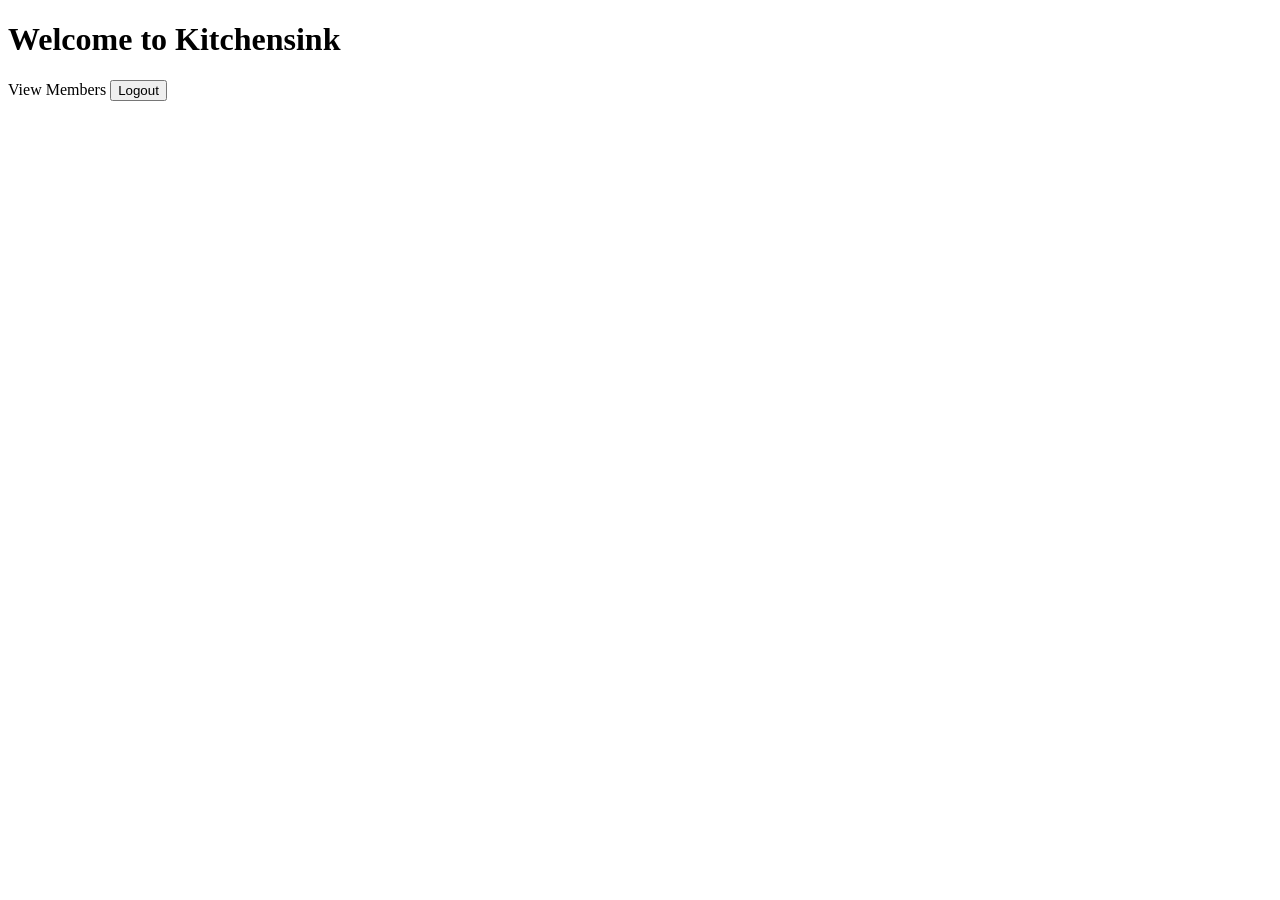
<file: src/main/resources/templates/index.html>
<!DOCTYPE html>
<html xmlns:th="http://www.thymeleaf.org">
<head>
    <title>Kitchensink</title>
    <link th:href="@{/css/screen.css}" rel="stylesheet">
</head>
<body class="page-body">
<div class="container">
    <h1>Welcome to Kitchensink</h1>
    <a th:href="@{/members}" class="btn">View Members</a>
    <form th:action="@{/logout}" method="post" style="display:inline;">
        <button type="submit" class="btn btn-danger">Logout</button>
    </form>
</div>
</body>
</html>
</file>
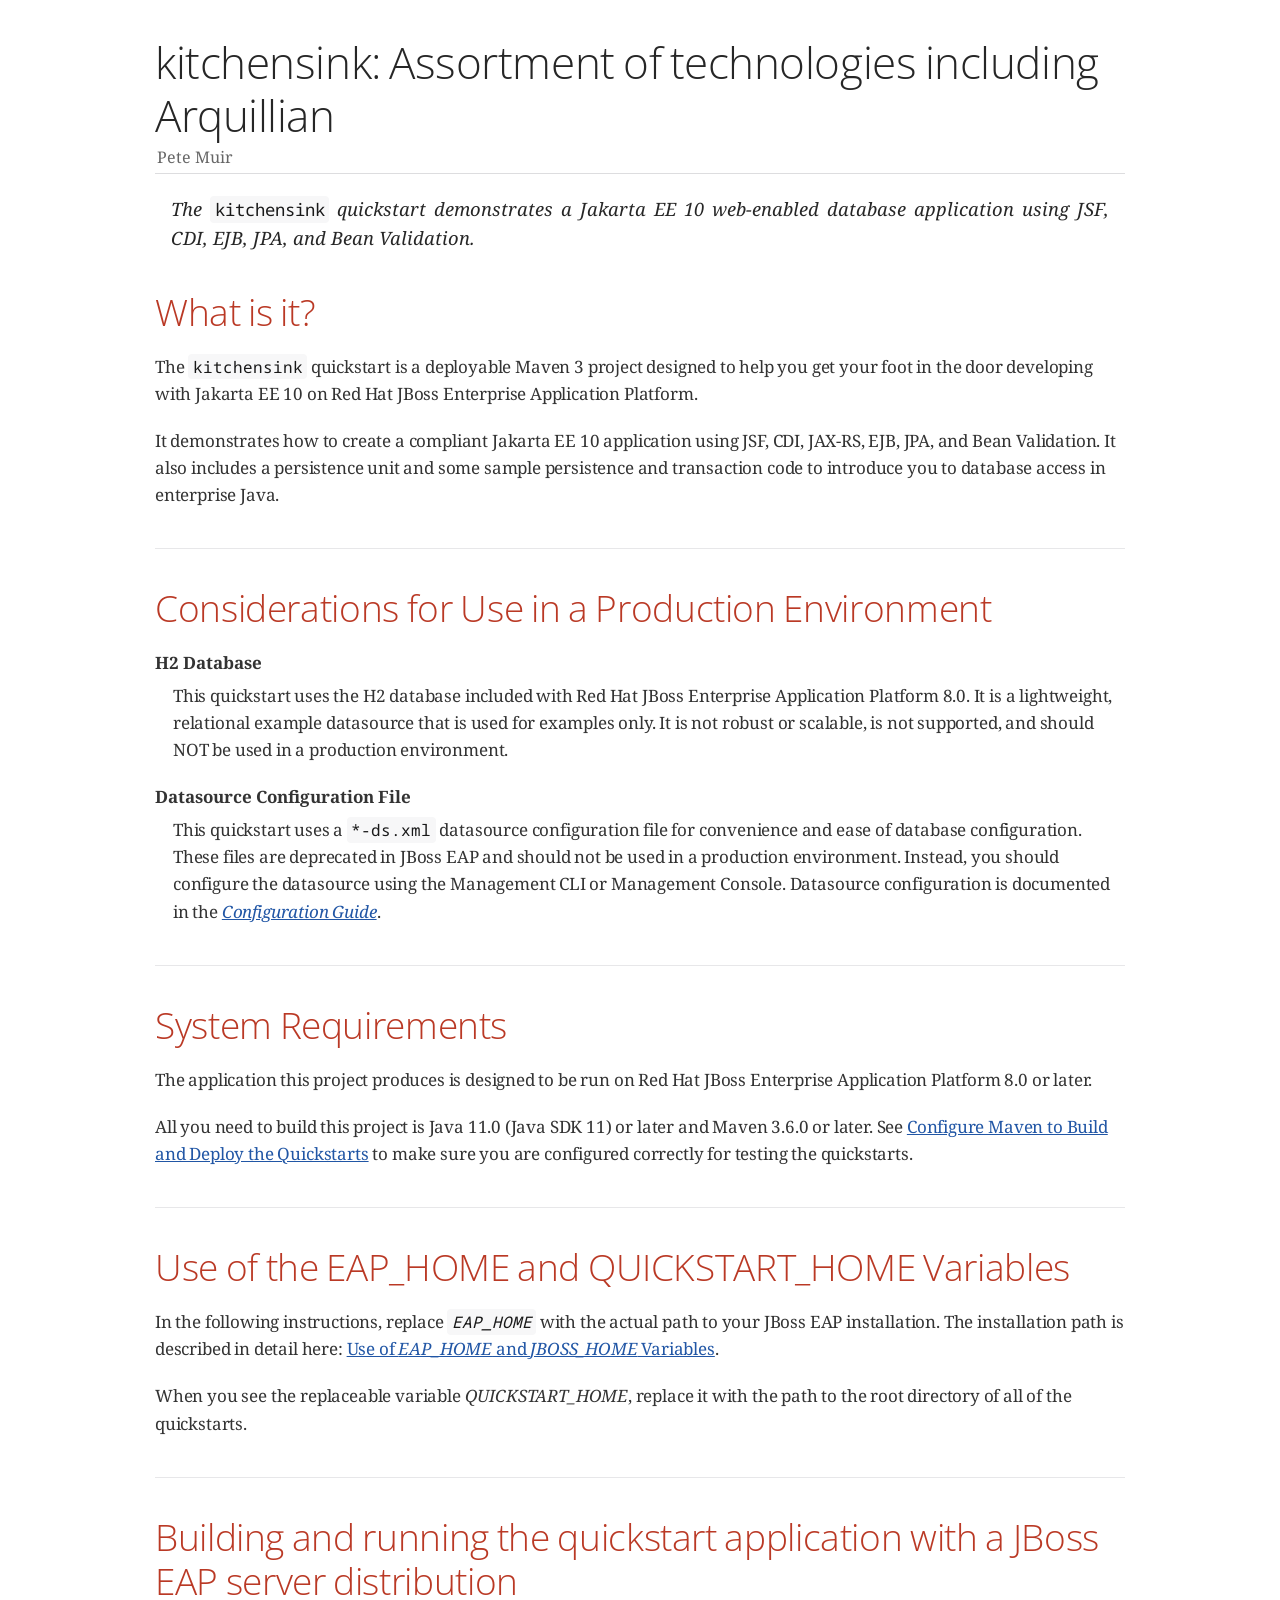
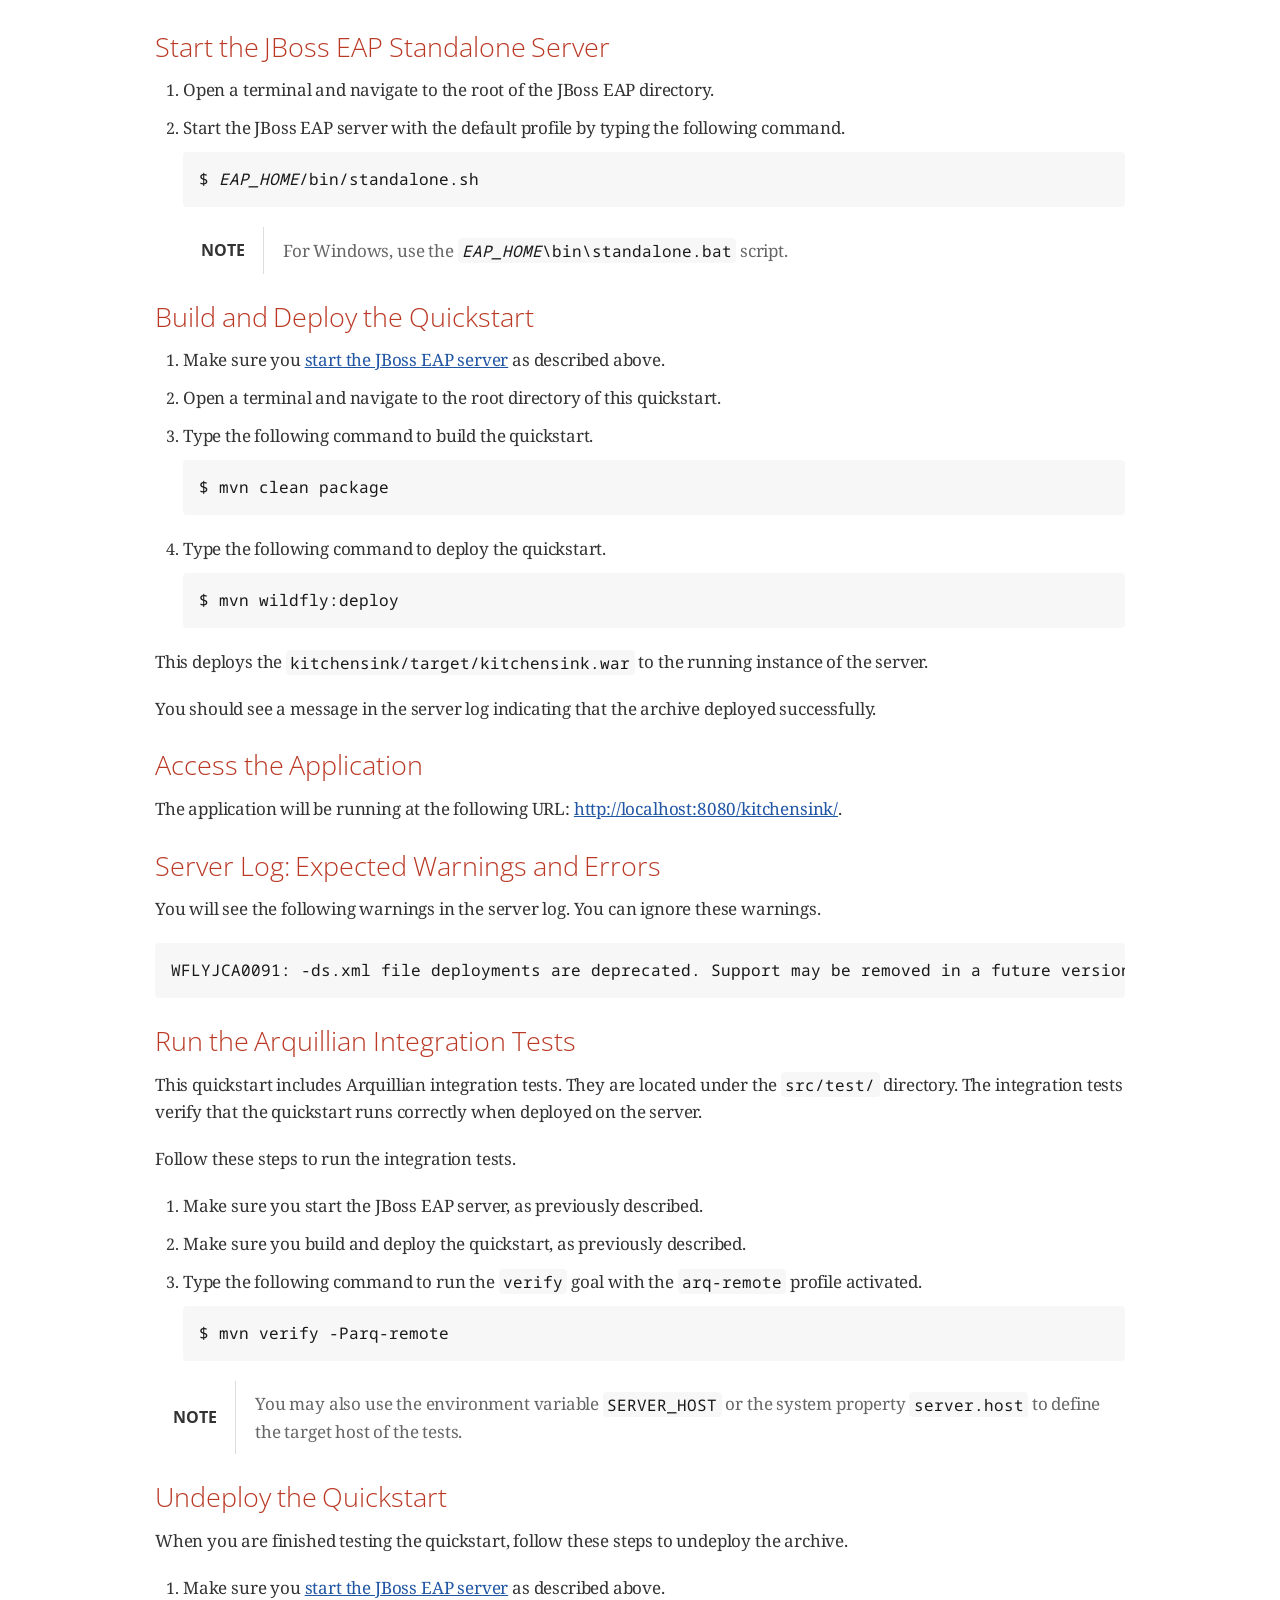
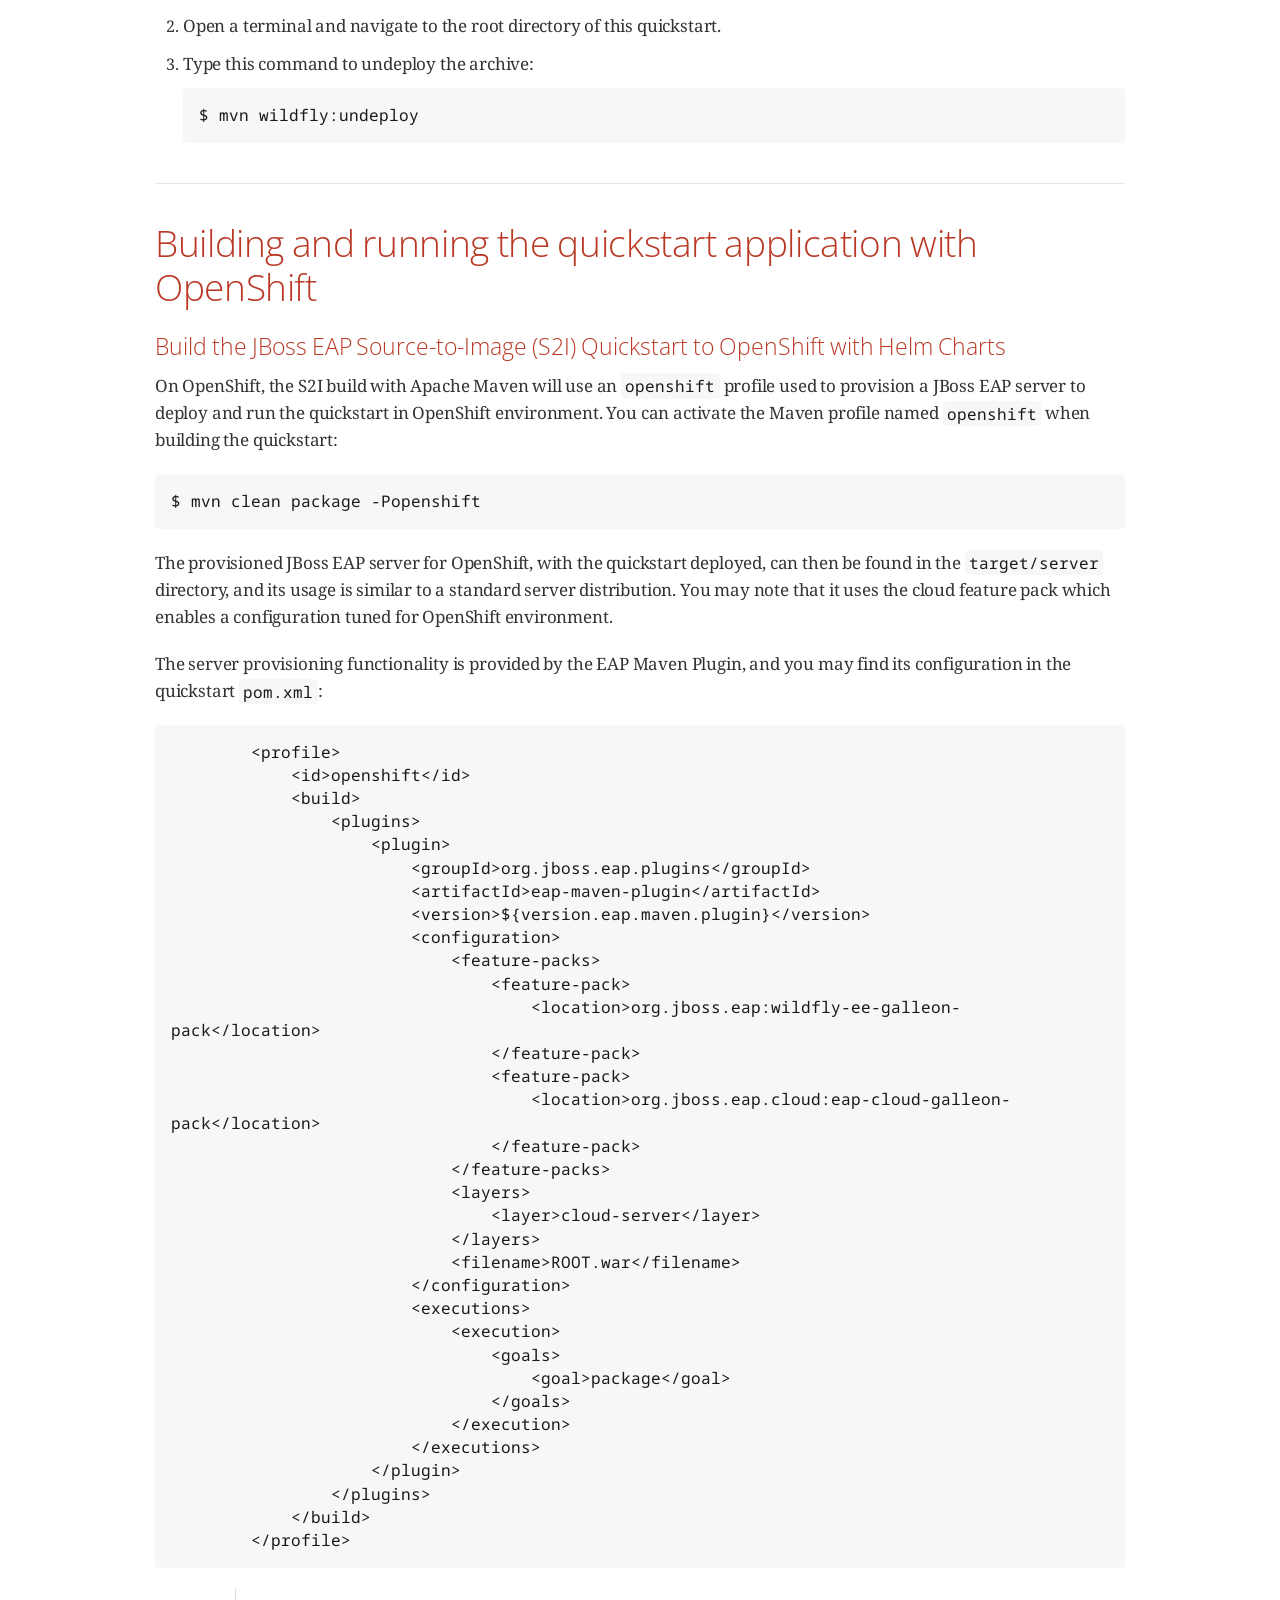
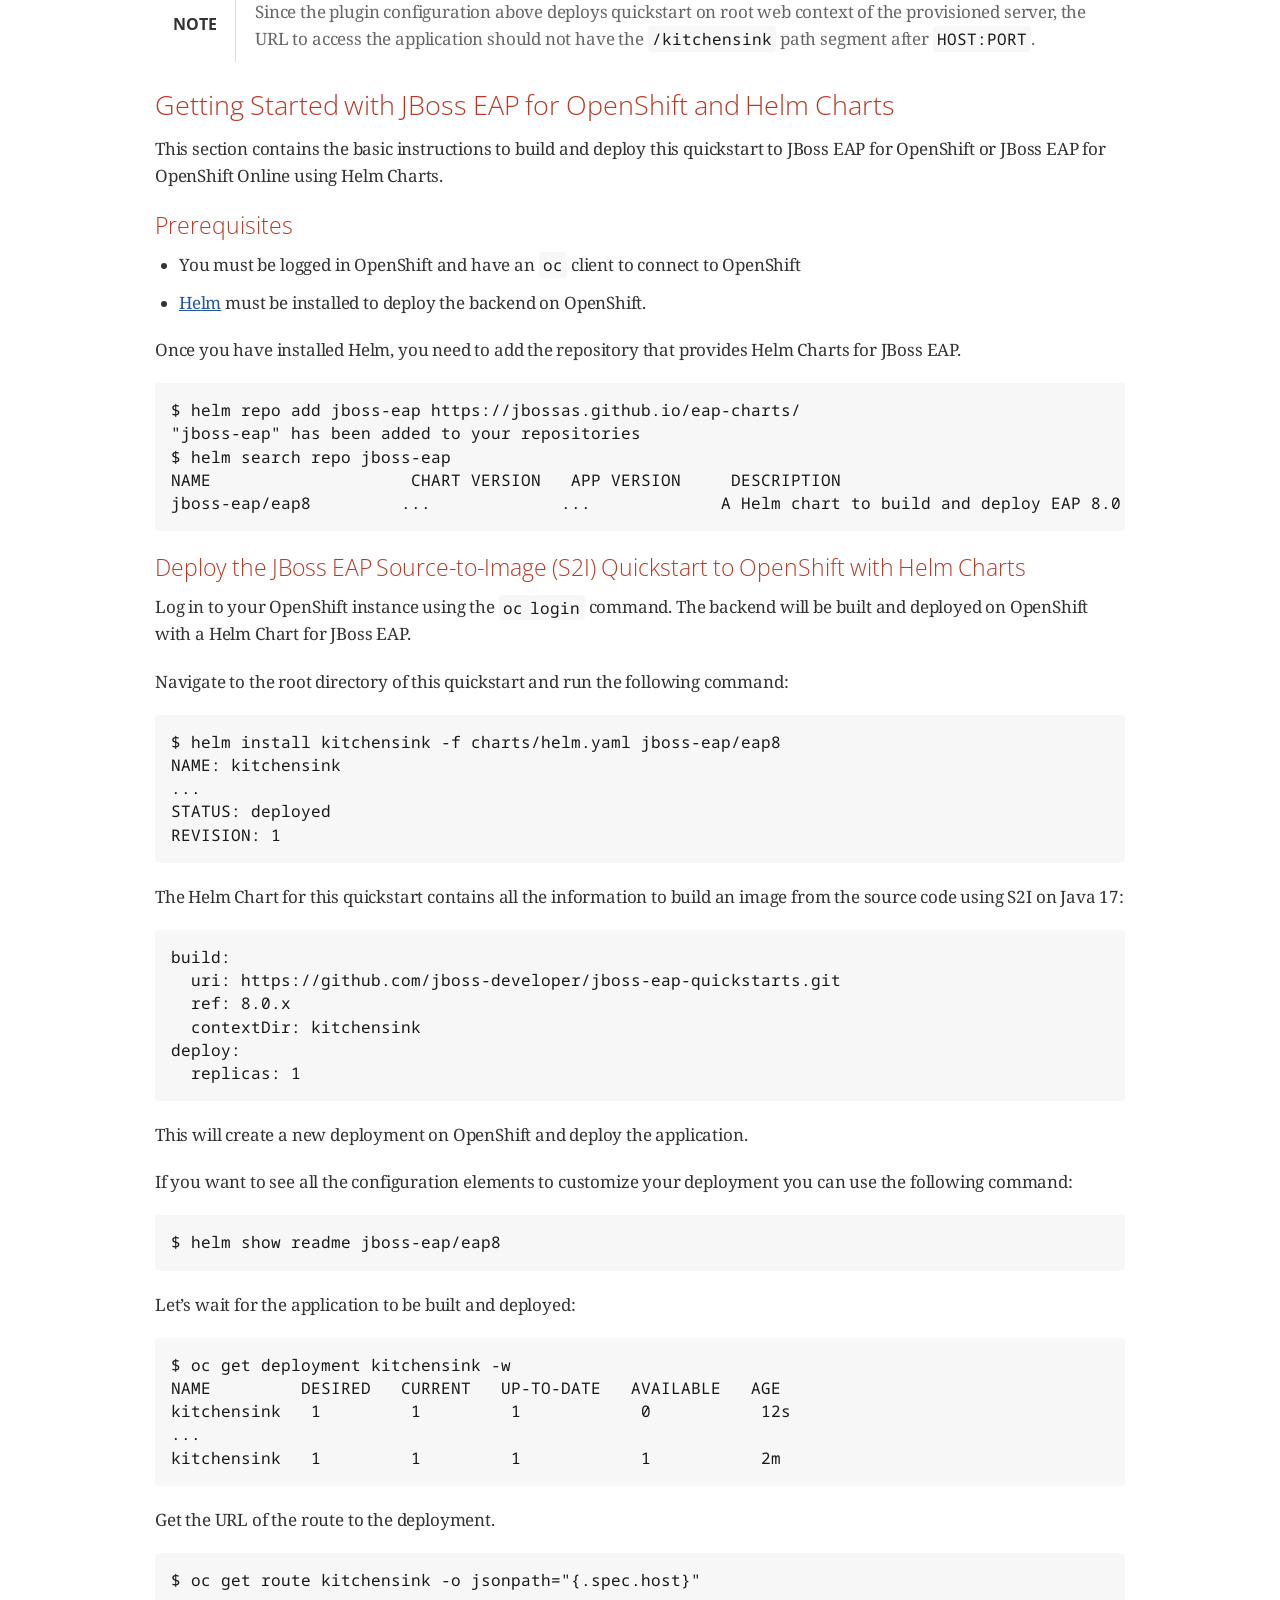
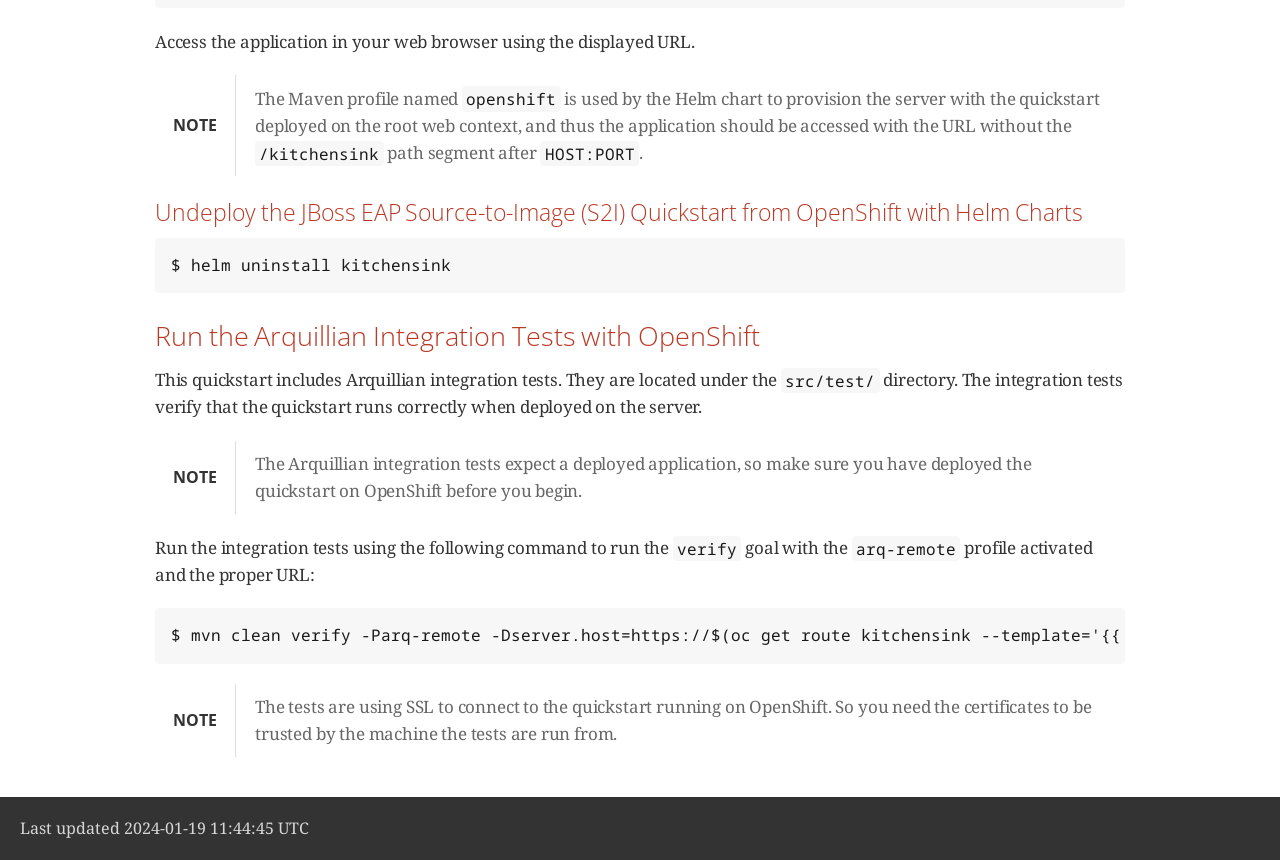
<file: README.html>
<!DOCTYPE html>
<html lang="en">
<head>
<meta charset="UTF-8">
<meta http-equiv="X-UA-Compatible" content="IE=edge">
<meta name="viewport" content="width=device-width, initial-scale=1.0">
<meta name="generator" content="Asciidoctor 2.0.10">
<meta name="author" content="Pete Muir">
<title>kitchensink: Assortment of technologies including Arquillian</title>
<link rel="stylesheet" href="https://fonts.googleapis.com/css?family=Open+Sans:300,300italic,400,400italic,600,600italic%7CNoto+Serif:400,400italic,700,700italic%7CDroid+Sans+Mono:400,700">
<style>
/* Asciidoctor default stylesheet | MIT License | https://asciidoctor.org */
/* Uncomment @import statement to use as custom stylesheet */
/*@import "https://fonts.googleapis.com/css?family=Open+Sans:300,300italic,400,400italic,600,600italic%7CNoto+Serif:400,400italic,700,700italic%7CDroid+Sans+Mono:400,700";*/
article,aside,details,figcaption,figure,footer,header,hgroup,main,nav,section{display:block}
audio,video{display:inline-block}
audio:not([controls]){display:none;height:0}
html{font-family:sans-serif;-ms-text-size-adjust:100%;-webkit-text-size-adjust:100%}
a{background:none}
a:focus{outline:thin dotted}
a:active,a:hover{outline:0}
h1{font-size:2em;margin:.67em 0}
abbr[title]{border-bottom:1px dotted}
b,strong{font-weight:bold}
dfn{font-style:italic}
hr{-moz-box-sizing:content-box;box-sizing:content-box;height:0}
mark{background:#ff0;color:#000}
code,kbd,pre,samp{font-family:monospace;font-size:1em}
pre{white-space:pre-wrap}
q{quotes:"\201C" "\201D" "\2018" "\2019"}
small{font-size:80%}
sub,sup{font-size:75%;line-height:0;position:relative;vertical-align:baseline}
sup{top:-.5em}
sub{bottom:-.25em}
img{border:0}
svg:not(:root){overflow:hidden}
figure{margin:0}
fieldset{border:1px solid silver;margin:0 2px;padding:.35em .625em .75em}
legend{border:0;padding:0}
button,input,select,textarea{font-family:inherit;font-size:100%;margin:0}
button,input{line-height:normal}
button,select{text-transform:none}
button,html input[type="button"],input[type="reset"],input[type="submit"]{-webkit-appearance:button;cursor:pointer}
button[disabled],html input[disabled]{cursor:default}
input[type="checkbox"],input[type="radio"]{box-sizing:border-box;padding:0}
button::-moz-focus-inner,input::-moz-focus-inner{border:0;padding:0}
textarea{overflow:auto;vertical-align:top}
table{border-collapse:collapse;border-spacing:0}
*,*::before,*::after{-moz-box-sizing:border-box;-webkit-box-sizing:border-box;box-sizing:border-box}
html,body{font-size:100%}
body{background:#fff;color:rgba(0,0,0,.8);padding:0;margin:0;font-family:"Noto Serif","DejaVu Serif",serif;font-weight:400;font-style:normal;line-height:1;position:relative;cursor:auto;tab-size:4;-moz-osx-font-smoothing:grayscale;-webkit-font-smoothing:antialiased}
a:hover{cursor:pointer}
img,object,embed{max-width:100%;height:auto}
object,embed{height:100%}
img{-ms-interpolation-mode:bicubic}
.left{float:left!important}
.right{float:right!important}
.text-left{text-align:left!important}
.text-right{text-align:right!important}
.text-center{text-align:center!important}
.text-justify{text-align:justify!important}
.hide{display:none}
img,object,svg{display:inline-block;vertical-align:middle}
textarea{height:auto;min-height:50px}
select{width:100%}
.center{margin-left:auto;margin-right:auto}
.stretch{width:100%}
.subheader,.admonitionblock td.content>.title,.audioblock>.title,.exampleblock>.title,.imageblock>.title,.listingblock>.title,.literalblock>.title,.stemblock>.title,.openblock>.title,.paragraph>.title,.quoteblock>.title,table.tableblock>.title,.verseblock>.title,.videoblock>.title,.dlist>.title,.olist>.title,.ulist>.title,.qlist>.title,.hdlist>.title{line-height:1.45;color:#7a2518;font-weight:400;margin-top:0;margin-bottom:.25em}
div,dl,dt,dd,ul,ol,li,h1,h2,h3,#toctitle,.sidebarblock>.content>.title,h4,h5,h6,pre,form,p,blockquote,th,td{margin:0;padding:0;direction:ltr}
a{color:#2156a5;text-decoration:underline;line-height:inherit}
a:hover,a:focus{color:#1d4b8f}
a img{border:0}
p{font-family:inherit;font-weight:400;font-size:1em;line-height:1.6;margin-bottom:1.25em;text-rendering:optimizeLegibility}
p aside{font-size:.875em;line-height:1.35;font-style:italic}
h1,h2,h3,#toctitle,.sidebarblock>.content>.title,h4,h5,h6{font-family:"Open Sans","DejaVu Sans",sans-serif;font-weight:300;font-style:normal;color:#ba3925;text-rendering:optimizeLegibility;margin-top:1em;margin-bottom:.5em;line-height:1.0125em}
h1 small,h2 small,h3 small,#toctitle small,.sidebarblock>.content>.title small,h4 small,h5 small,h6 small{font-size:60%;color:#e99b8f;line-height:0}
h1{font-size:2.125em}
h2{font-size:1.6875em}
h3,#toctitle,.sidebarblock>.content>.title{font-size:1.375em}
h4,h5{font-size:1.125em}
h6{font-size:1em}
hr{border:solid #dddddf;border-width:1px 0 0;clear:both;margin:1.25em 0 1.1875em;height:0}
em,i{font-style:italic;line-height:inherit}
strong,b{font-weight:bold;line-height:inherit}
small{font-size:60%;line-height:inherit}
code{font-family:"Droid Sans Mono","DejaVu Sans Mono",monospace;font-weight:400;color:rgba(0,0,0,.9)}
ul,ol,dl{font-size:1em;line-height:1.6;margin-bottom:1.25em;list-style-position:outside;font-family:inherit}
ul,ol{margin-left:1.5em}
ul li ul,ul li ol{margin-left:1.25em;margin-bottom:0;font-size:1em}
ul.square li ul,ul.circle li ul,ul.disc li ul{list-style:inherit}
ul.square{list-style-type:square}
ul.circle{list-style-type:circle}
ul.disc{list-style-type:disc}
ol li ul,ol li ol{margin-left:1.25em;margin-bottom:0}
dl dt{margin-bottom:.3125em;font-weight:bold}
dl dd{margin-bottom:1.25em}
abbr,acronym{text-transform:uppercase;font-size:90%;color:rgba(0,0,0,.8);border-bottom:1px dotted #ddd;cursor:help}
abbr{text-transform:none}
blockquote{margin:0 0 1.25em;padding:.5625em 1.25em 0 1.1875em;border-left:1px solid #ddd}
blockquote cite{display:block;font-size:.9375em;color:rgba(0,0,0,.6)}
blockquote cite::before{content:"\2014 \0020"}
blockquote cite a,blockquote cite a:visited{color:rgba(0,0,0,.6)}
blockquote,blockquote p{line-height:1.6;color:rgba(0,0,0,.85)}
@media screen and (min-width:768px){h1,h2,h3,#toctitle,.sidebarblock>.content>.title,h4,h5,h6{line-height:1.2}
h1{font-size:2.75em}
h2{font-size:2.3125em}
h3,#toctitle,.sidebarblock>.content>.title{font-size:1.6875em}
h4{font-size:1.4375em}}
table{background:#fff;margin-bottom:1.25em;border:solid 1px #dedede}
table thead,table tfoot{background:#f7f8f7}
table thead tr th,table thead tr td,table tfoot tr th,table tfoot tr td{padding:.5em .625em .625em;font-size:inherit;color:rgba(0,0,0,.8);text-align:left}
table tr th,table tr td{padding:.5625em .625em;font-size:inherit;color:rgba(0,0,0,.8)}
table tr.even,table tr.alt{background:#f8f8f7}
table thead tr th,table tfoot tr th,table tbody tr td,table tr td,table tfoot tr td{display:table-cell;line-height:1.6}
h1,h2,h3,#toctitle,.sidebarblock>.content>.title,h4,h5,h6{line-height:1.2;word-spacing:-.05em}
h1 strong,h2 strong,h3 strong,#toctitle strong,.sidebarblock>.content>.title strong,h4 strong,h5 strong,h6 strong{font-weight:400}
.clearfix::before,.clearfix::after,.float-group::before,.float-group::after{content:" ";display:table}
.clearfix::after,.float-group::after{clear:both}
:not(pre):not([class^=L])>code{font-size:.9375em;font-style:normal!important;letter-spacing:0;padding:.1em .5ex;word-spacing:-.15em;background:#f7f7f8;-webkit-border-radius:4px;border-radius:4px;line-height:1.45;text-rendering:optimizeSpeed;word-wrap:break-word}
:not(pre)>code.nobreak{word-wrap:normal}
:not(pre)>code.nowrap{white-space:nowrap}
pre{color:rgba(0,0,0,.9);font-family:"Droid Sans Mono","DejaVu Sans Mono",monospace;line-height:1.45;text-rendering:optimizeSpeed}
pre code,pre pre{color:inherit;font-size:inherit;line-height:inherit}
pre>code{display:block}
pre.nowrap,pre.nowrap pre{white-space:pre;word-wrap:normal}
em em{font-style:normal}
strong strong{font-weight:400}
.keyseq{color:rgba(51,51,51,.8)}
kbd{font-family:"Droid Sans Mono","DejaVu Sans Mono",monospace;display:inline-block;color:rgba(0,0,0,.8);font-size:.65em;line-height:1.45;background:#f7f7f7;border:1px solid #ccc;-webkit-border-radius:3px;border-radius:3px;-webkit-box-shadow:0 1px 0 rgba(0,0,0,.2),0 0 0 .1em white inset;box-shadow:0 1px 0 rgba(0,0,0,.2),0 0 0 .1em #fff inset;margin:0 .15em;padding:.2em .5em;vertical-align:middle;position:relative;top:-.1em;white-space:nowrap}
.keyseq kbd:first-child{margin-left:0}
.keyseq kbd:last-child{margin-right:0}
.menuseq,.menuref{color:#000}
.menuseq b:not(.caret),.menuref{font-weight:inherit}
.menuseq{word-spacing:-.02em}
.menuseq b.caret{font-size:1.25em;line-height:.8}
.menuseq i.caret{font-weight:bold;text-align:center;width:.45em}
b.button::before,b.button::after{position:relative;top:-1px;font-weight:400}
b.button::before{content:"[";padding:0 3px 0 2px}
b.button::after{content:"]";padding:0 2px 0 3px}
p a>code:hover{color:rgba(0,0,0,.9)}
#header,#content,#footnotes,#footer{width:100%;margin-left:auto;margin-right:auto;margin-top:0;margin-bottom:0;max-width:62.5em;*zoom:1;position:relative;padding-left:.9375em;padding-right:.9375em}
#header::before,#header::after,#content::before,#content::after,#footnotes::before,#footnotes::after,#footer::before,#footer::after{content:" ";display:table}
#header::after,#content::after,#footnotes::after,#footer::after{clear:both}
#content{margin-top:1.25em}
#content::before{content:none}
#header>h1:first-child{color:rgba(0,0,0,.85);margin-top:2.25rem;margin-bottom:0}
#header>h1:first-child+#toc{margin-top:8px;border-top:1px solid #dddddf}
#header>h1:only-child,body.toc2 #header>h1:nth-last-child(2){border-bottom:1px solid #dddddf;padding-bottom:8px}
#header .details{border-bottom:1px solid #dddddf;line-height:1.45;padding-top:.25em;padding-bottom:.25em;padding-left:.25em;color:rgba(0,0,0,.6);display:-ms-flexbox;display:-webkit-flex;display:flex;-ms-flex-flow:row wrap;-webkit-flex-flow:row wrap;flex-flow:row wrap}
#header .details span:first-child{margin-left:-.125em}
#header .details span.email a{color:rgba(0,0,0,.85)}
#header .details br{display:none}
#header .details br+span::before{content:"\00a0\2013\00a0"}
#header .details br+span.author::before{content:"\00a0\22c5\00a0";color:rgba(0,0,0,.85)}
#header .details br+span#revremark::before{content:"\00a0|\00a0"}
#header #revnumber{text-transform:capitalize}
#header #revnumber::after{content:"\00a0"}
#content>h1:first-child:not([class]){color:rgba(0,0,0,.85);border-bottom:1px solid #dddddf;padding-bottom:8px;margin-top:0;padding-top:1rem;margin-bottom:1.25rem}
#toc{border-bottom:1px solid #e7e7e9;padding-bottom:.5em}
#toc>ul{margin-left:.125em}
#toc ul.sectlevel0>li>a{font-style:italic}
#toc ul.sectlevel0 ul.sectlevel1{margin:.5em 0}
#toc ul{font-family:"Open Sans","DejaVu Sans",sans-serif;list-style-type:none}
#toc li{line-height:1.3334;margin-top:.3334em}
#toc a{text-decoration:none}
#toc a:active{text-decoration:underline}
#toctitle{color:#7a2518;font-size:1.2em}
@media screen and (min-width:768px){#toctitle{font-size:1.375em}
body.toc2{padding-left:15em;padding-right:0}
#toc.toc2{margin-top:0!important;background:#f8f8f7;position:fixed;width:15em;left:0;top:0;border-right:1px solid #e7e7e9;border-top-width:0!important;border-bottom-width:0!important;z-index:1000;padding:1.25em 1em;height:100%;overflow:auto}
#toc.toc2 #toctitle{margin-top:0;margin-bottom:.8rem;font-size:1.2em}
#toc.toc2>ul{font-size:.9em;margin-bottom:0}
#toc.toc2 ul ul{margin-left:0;padding-left:1em}
#toc.toc2 ul.sectlevel0 ul.sectlevel1{padding-left:0;margin-top:.5em;margin-bottom:.5em}
body.toc2.toc-right{padding-left:0;padding-right:15em}
body.toc2.toc-right #toc.toc2{border-right-width:0;border-left:1px solid #e7e7e9;left:auto;right:0}}
@media screen and (min-width:1280px){body.toc2{padding-left:20em;padding-right:0}
#toc.toc2{width:20em}
#toc.toc2 #toctitle{font-size:1.375em}
#toc.toc2>ul{font-size:.95em}
#toc.toc2 ul ul{padding-left:1.25em}
body.toc2.toc-right{padding-left:0;padding-right:20em}}
#content #toc{border-style:solid;border-width:1px;border-color:#e0e0dc;margin-bottom:1.25em;padding:1.25em;background:#f8f8f7;-webkit-border-radius:4px;border-radius:4px}
#content #toc>:first-child{margin-top:0}
#content #toc>:last-child{margin-bottom:0}
#footer{max-width:100%;background:rgba(0,0,0,.8);padding:1.25em}
#footer-text{color:rgba(255,255,255,.8);line-height:1.44}
#content{margin-bottom:.625em}
.sect1{padding-bottom:.625em}
@media screen and (min-width:768px){#content{margin-bottom:1.25em}
.sect1{padding-bottom:1.25em}}
.sect1:last-child{padding-bottom:0}
.sect1+.sect1{border-top:1px solid #e7e7e9}
#content h1>a.anchor,h2>a.anchor,h3>a.anchor,#toctitle>a.anchor,.sidebarblock>.content>.title>a.anchor,h4>a.anchor,h5>a.anchor,h6>a.anchor{position:absolute;z-index:1001;width:1.5ex;margin-left:-1.5ex;display:block;text-decoration:none!important;visibility:hidden;text-align:center;font-weight:400}
#content h1>a.anchor::before,h2>a.anchor::before,h3>a.anchor::before,#toctitle>a.anchor::before,.sidebarblock>.content>.title>a.anchor::before,h4>a.anchor::before,h5>a.anchor::before,h6>a.anchor::before{content:"\00A7";font-size:.85em;display:block;padding-top:.1em}
#content h1:hover>a.anchor,#content h1>a.anchor:hover,h2:hover>a.anchor,h2>a.anchor:hover,h3:hover>a.anchor,#toctitle:hover>a.anchor,.sidebarblock>.content>.title:hover>a.anchor,h3>a.anchor:hover,#toctitle>a.anchor:hover,.sidebarblock>.content>.title>a.anchor:hover,h4:hover>a.anchor,h4>a.anchor:hover,h5:hover>a.anchor,h5>a.anchor:hover,h6:hover>a.anchor,h6>a.anchor:hover{visibility:visible}
#content h1>a.link,h2>a.link,h3>a.link,#toctitle>a.link,.sidebarblock>.content>.title>a.link,h4>a.link,h5>a.link,h6>a.link{color:#ba3925;text-decoration:none}
#content h1>a.link:hover,h2>a.link:hover,h3>a.link:hover,#toctitle>a.link:hover,.sidebarblock>.content>.title>a.link:hover,h4>a.link:hover,h5>a.link:hover,h6>a.link:hover{color:#a53221}
details,.audioblock,.imageblock,.literalblock,.listingblock,.stemblock,.videoblock{margin-bottom:1.25em}
details>summary:first-of-type{cursor:pointer;display:list-item;outline:none;margin-bottom:.75em}
.admonitionblock td.content>.title,.audioblock>.title,.exampleblock>.title,.imageblock>.title,.listingblock>.title,.literalblock>.title,.stemblock>.title,.openblock>.title,.paragraph>.title,.quoteblock>.title,table.tableblock>.title,.verseblock>.title,.videoblock>.title,.dlist>.title,.olist>.title,.ulist>.title,.qlist>.title,.hdlist>.title{text-rendering:optimizeLegibility;text-align:left;font-family:"Noto Serif","DejaVu Serif",serif;font-size:1rem;font-style:italic}
table.tableblock.fit-content>caption.title{white-space:nowrap;width:0}
.paragraph.lead>p,#preamble>.sectionbody>[class="paragraph"]:first-of-type p{font-size:1.21875em;line-height:1.6;color:rgba(0,0,0,.85)}
table.tableblock #preamble>.sectionbody>[class="paragraph"]:first-of-type p{font-size:inherit}
.admonitionblock>table{border-collapse:separate;border:0;background:none;width:100%}
.admonitionblock>table td.icon{text-align:center;width:80px}
.admonitionblock>table td.icon img{max-width:none}
.admonitionblock>table td.icon .title{font-weight:bold;font-family:"Open Sans","DejaVu Sans",sans-serif;text-transform:uppercase}
.admonitionblock>table td.content{padding-left:1.125em;padding-right:1.25em;border-left:1px solid #dddddf;color:rgba(0,0,0,.6)}
.admonitionblock>table td.content>:last-child>:last-child{margin-bottom:0}
.exampleblock>.content{border-style:solid;border-width:1px;border-color:#e6e6e6;margin-bottom:1.25em;padding:1.25em;background:#fff;-webkit-border-radius:4px;border-radius:4px}
.exampleblock>.content>:first-child{margin-top:0}
.exampleblock>.content>:last-child{margin-bottom:0}
.sidebarblock{border-style:solid;border-width:1px;border-color:#dbdbd6;margin-bottom:1.25em;padding:1.25em;background:#f3f3f2;-webkit-border-radius:4px;border-radius:4px}
.sidebarblock>:first-child{margin-top:0}
.sidebarblock>:last-child{margin-bottom:0}
.sidebarblock>.content>.title{color:#7a2518;margin-top:0;text-align:center}
.exampleblock>.content>:last-child>:last-child,.exampleblock>.content .olist>ol>li:last-child>:last-child,.exampleblock>.content .ulist>ul>li:last-child>:last-child,.exampleblock>.content .qlist>ol>li:last-child>:last-child,.sidebarblock>.content>:last-child>:last-child,.sidebarblock>.content .olist>ol>li:last-child>:last-child,.sidebarblock>.content .ulist>ul>li:last-child>:last-child,.sidebarblock>.content .qlist>ol>li:last-child>:last-child{margin-bottom:0}
.literalblock pre,.listingblock>.content>pre{-webkit-border-radius:4px;border-radius:4px;word-wrap:break-word;overflow-x:auto;padding:1em;font-size:.8125em}
@media screen and (min-width:768px){.literalblock pre,.listingblock>.content>pre{font-size:.90625em}}
@media screen and (min-width:1280px){.literalblock pre,.listingblock>.content>pre{font-size:1em}}
.literalblock pre,.listingblock>.content>pre:not(.highlight),.listingblock>.content>pre[class="highlight"],.listingblock>.content>pre[class^="highlight "]{background:#f7f7f8}
.literalblock.output pre{color:#f7f7f8;background:rgba(0,0,0,.9)}
.listingblock>.content{position:relative}
.listingblock code[data-lang]::before{display:none;content:attr(data-lang);position:absolute;font-size:.75em;top:.425rem;right:.5rem;line-height:1;text-transform:uppercase;color:inherit;opacity:.5}
.listingblock:hover code[data-lang]::before{display:block}
.listingblock.terminal pre .command::before{content:attr(data-prompt);padding-right:.5em;color:inherit;opacity:.5}
.listingblock.terminal pre .command:not([data-prompt])::before{content:"$"}
.listingblock pre.highlightjs{padding:0}
.listingblock pre.highlightjs>code{padding:1em;-webkit-border-radius:4px;border-radius:4px}
.listingblock pre.prettyprint{border-width:0}
.prettyprint{background:#f7f7f8}
pre.prettyprint .linenums{line-height:1.45;margin-left:2em}
pre.prettyprint li{background:none;list-style-type:inherit;padding-left:0}
pre.prettyprint li code[data-lang]::before{opacity:1}
pre.prettyprint li:not(:first-child) code[data-lang]::before{display:none}
table.linenotable{border-collapse:separate;border:0;margin-bottom:0;background:none}
table.linenotable td[class]{color:inherit;vertical-align:top;padding:0;line-height:inherit;white-space:normal}
table.linenotable td.code{padding-left:.75em}
table.linenotable td.linenos{border-right:1px solid currentColor;opacity:.35;padding-right:.5em}
pre.pygments .lineno{border-right:1px solid currentColor;opacity:.35;display:inline-block;margin-right:.75em}
pre.pygments .lineno::before{content:"";margin-right:-.125em}
.quoteblock{margin:0 1em 1.25em 1.5em;display:table}
.quoteblock:not(.excerpt)>.title{margin-left:-1.5em;margin-bottom:.75em}
.quoteblock blockquote,.quoteblock p{color:rgba(0,0,0,.85);font-size:1.15rem;line-height:1.75;word-spacing:.1em;letter-spacing:0;font-style:italic;text-align:justify}
.quoteblock blockquote{margin:0;padding:0;border:0}
.quoteblock blockquote::before{content:"\201c";float:left;font-size:2.75em;font-weight:bold;line-height:.6em;margin-left:-.6em;color:#7a2518;text-shadow:0 1px 2px rgba(0,0,0,.1)}
.quoteblock blockquote>.paragraph:last-child p{margin-bottom:0}
.quoteblock .attribution{margin-top:.75em;margin-right:.5ex;text-align:right}
.verseblock{margin:0 1em 1.25em}
.verseblock pre{font-family:"Open Sans","DejaVu Sans",sans;font-size:1.15rem;color:rgba(0,0,0,.85);font-weight:300;text-rendering:optimizeLegibility}
.verseblock pre strong{font-weight:400}
.verseblock .attribution{margin-top:1.25rem;margin-left:.5ex}
.quoteblock .attribution,.verseblock .attribution{font-size:.9375em;line-height:1.45;font-style:italic}
.quoteblock .attribution br,.verseblock .attribution br{display:none}
.quoteblock .attribution cite,.verseblock .attribution cite{display:block;letter-spacing:-.025em;color:rgba(0,0,0,.6)}
.quoteblock.abstract blockquote::before,.quoteblock.excerpt blockquote::before,.quoteblock .quoteblock blockquote::before{display:none}
.quoteblock.abstract blockquote,.quoteblock.abstract p,.quoteblock.excerpt blockquote,.quoteblock.excerpt p,.quoteblock .quoteblock blockquote,.quoteblock .quoteblock p{line-height:1.6;word-spacing:0}
.quoteblock.abstract{margin:0 1em 1.25em;display:block}
.quoteblock.abstract>.title{margin:0 0 .375em;font-size:1.15em;text-align:center}
.quoteblock.excerpt>blockquote,.quoteblock .quoteblock{padding:0 0 .25em 1em;border-left:.25em solid #dddddf}
.quoteblock.excerpt,.quoteblock .quoteblock{margin-left:0}
.quoteblock.excerpt blockquote,.quoteblock.excerpt p,.quoteblock .quoteblock blockquote,.quoteblock .quoteblock p{color:inherit;font-size:1.0625rem}
.quoteblock.excerpt .attribution,.quoteblock .quoteblock .attribution{color:inherit;text-align:left;margin-right:0}
table.tableblock{max-width:100%;border-collapse:separate}
p.tableblock:last-child{margin-bottom:0}
td.tableblock>.content>:last-child{margin-bottom:-1.25em}
td.tableblock>.content>:last-child.sidebarblock{margin-bottom:0}
table.tableblock,th.tableblock,td.tableblock{border:0 solid #dedede}
table.grid-all>thead>tr>.tableblock,table.grid-all>tbody>tr>.tableblock{border-width:0 1px 1px 0}
table.grid-all>tfoot>tr>.tableblock{border-width:1px 1px 0 0}
table.grid-cols>*>tr>.tableblock{border-width:0 1px 0 0}
table.grid-rows>thead>tr>.tableblock,table.grid-rows>tbody>tr>.tableblock{border-width:0 0 1px}
table.grid-rows>tfoot>tr>.tableblock{border-width:1px 0 0}
table.grid-all>*>tr>.tableblock:last-child,table.grid-cols>*>tr>.tableblock:last-child{border-right-width:0}
table.grid-all>tbody>tr:last-child>.tableblock,table.grid-all>thead:last-child>tr>.tableblock,table.grid-rows>tbody>tr:last-child>.tableblock,table.grid-rows>thead:last-child>tr>.tableblock{border-bottom-width:0}
table.frame-all{border-width:1px}
table.frame-sides{border-width:0 1px}
table.frame-topbot,table.frame-ends{border-width:1px 0}
table.stripes-all tr,table.stripes-odd tr:nth-of-type(odd),table.stripes-even tr:nth-of-type(even),table.stripes-hover tr:hover{background:#f8f8f7}
th.halign-left,td.halign-left{text-align:left}
th.halign-right,td.halign-right{text-align:right}
th.halign-center,td.halign-center{text-align:center}
th.valign-top,td.valign-top{vertical-align:top}
th.valign-bottom,td.valign-bottom{vertical-align:bottom}
th.valign-middle,td.valign-middle{vertical-align:middle}
table thead th,table tfoot th{font-weight:bold}
tbody tr th{display:table-cell;line-height:1.6;background:#f7f8f7}
tbody tr th,tbody tr th p,tfoot tr th,tfoot tr th p{color:rgba(0,0,0,.8);font-weight:bold}
p.tableblock>code:only-child{background:none;padding:0}
p.tableblock{font-size:1em}
ol{margin-left:1.75em}
ul li ol{margin-left:1.5em}
dl dd{margin-left:1.125em}
dl dd:last-child,dl dd:last-child>:last-child{margin-bottom:0}
ol>li p,ul>li p,ul dd,ol dd,.olist .olist,.ulist .ulist,.ulist .olist,.olist .ulist{margin-bottom:.625em}
ul.checklist,ul.none,ol.none,ul.no-bullet,ol.no-bullet,ol.unnumbered,ul.unstyled,ol.unstyled{list-style-type:none}
ul.no-bullet,ol.no-bullet,ol.unnumbered{margin-left:.625em}
ul.unstyled,ol.unstyled{margin-left:0}
ul.checklist{margin-left:.625em}
ul.checklist li>p:first-child>.fa-square-o:first-child,ul.checklist li>p:first-child>.fa-check-square-o:first-child{width:1.25em;font-size:.8em;position:relative;bottom:.125em}
ul.checklist li>p:first-child>input[type="checkbox"]:first-child{margin-right:.25em}
ul.inline{display:-ms-flexbox;display:-webkit-box;display:flex;-ms-flex-flow:row wrap;-webkit-flex-flow:row wrap;flex-flow:row wrap;list-style:none;margin:0 0 .625em -1.25em}
ul.inline>li{margin-left:1.25em}
.unstyled dl dt{font-weight:400;font-style:normal}
ol.arabic{list-style-type:decimal}
ol.decimal{list-style-type:decimal-leading-zero}
ol.loweralpha{list-style-type:lower-alpha}
ol.upperalpha{list-style-type:upper-alpha}
ol.lowerroman{list-style-type:lower-roman}
ol.upperroman{list-style-type:upper-roman}
ol.lowergreek{list-style-type:lower-greek}
.hdlist>table,.colist>table{border:0;background:none}
.hdlist>table>tbody>tr,.colist>table>tbody>tr{background:none}
td.hdlist1,td.hdlist2{vertical-align:top;padding:0 .625em}
td.hdlist1{font-weight:bold;padding-bottom:1.25em}
.literalblock+.colist,.listingblock+.colist{margin-top:-.5em}
.colist td:not([class]):first-child{padding:.4em .75em 0;line-height:1;vertical-align:top}
.colist td:not([class]):first-child img{max-width:none}
.colist td:not([class]):last-child{padding:.25em 0}
.thumb,.th{line-height:0;display:inline-block;border:solid 4px #fff;-webkit-box-shadow:0 0 0 1px #ddd;box-shadow:0 0 0 1px #ddd}
.imageblock.left{margin:.25em .625em 1.25em 0}
.imageblock.right{margin:.25em 0 1.25em .625em}
.imageblock>.title{margin-bottom:0}
.imageblock.thumb,.imageblock.th{border-width:6px}
.imageblock.thumb>.title,.imageblock.th>.title{padding:0 .125em}
.image.left,.image.right{margin-top:.25em;margin-bottom:.25em;display:inline-block;line-height:0}
.image.left{margin-right:.625em}
.image.right{margin-left:.625em}
a.image{text-decoration:none;display:inline-block}
a.image object{pointer-events:none}
sup.footnote,sup.footnoteref{font-size:.875em;position:static;vertical-align:super}
sup.footnote a,sup.footnoteref a{text-decoration:none}
sup.footnote a:active,sup.footnoteref a:active{text-decoration:underline}
#footnotes{padding-top:.75em;padding-bottom:.75em;margin-bottom:.625em}
#footnotes hr{width:20%;min-width:6.25em;margin:-.25em 0 .75em;border-width:1px 0 0}
#footnotes .footnote{padding:0 .375em 0 .225em;line-height:1.3334;font-size:.875em;margin-left:1.2em;margin-bottom:.2em}
#footnotes .footnote a:first-of-type{font-weight:bold;text-decoration:none;margin-left:-1.05em}
#footnotes .footnote:last-of-type{margin-bottom:0}
#content #footnotes{margin-top:-.625em;margin-bottom:0;padding:.75em 0}
.gist .file-data>table{border:0;background:#fff;width:100%;margin-bottom:0}
.gist .file-data>table td.line-data{width:99%}
div.unbreakable{page-break-inside:avoid}
.big{font-size:larger}
.small{font-size:smaller}
.underline{text-decoration:underline}
.overline{text-decoration:overline}
.line-through{text-decoration:line-through}
.aqua{color:#00bfbf}
.aqua-background{background:#00fafa}
.black{color:#000}
.black-background{background:#000}
.blue{color:#0000bf}
.blue-background{background:#0000fa}
.fuchsia{color:#bf00bf}
.fuchsia-background{background:#fa00fa}
.gray{color:#606060}
.gray-background{background:#7d7d7d}
.green{color:#006000}
.green-background{background:#007d00}
.lime{color:#00bf00}
.lime-background{background:#00fa00}
.maroon{color:#600000}
.maroon-background{background:#7d0000}
.navy{color:#000060}
.navy-background{background:#00007d}
.olive{color:#606000}
.olive-background{background:#7d7d00}
.purple{color:#600060}
.purple-background{background:#7d007d}
.red{color:#bf0000}
.red-background{background:#fa0000}
.silver{color:#909090}
.silver-background{background:#bcbcbc}
.teal{color:#006060}
.teal-background{background:#007d7d}
.white{color:#bfbfbf}
.white-background{background:#fafafa}
.yellow{color:#bfbf00}
.yellow-background{background:#fafa00}
span.icon>.fa{cursor:default}
a span.icon>.fa{cursor:inherit}
.admonitionblock td.icon [class^="fa icon-"]{font-size:2.5em;text-shadow:1px 1px 2px rgba(0,0,0,.5);cursor:default}
.admonitionblock td.icon .icon-note::before{content:"\f05a";color:#19407c}
.admonitionblock td.icon .icon-tip::before{content:"\f0eb";text-shadow:1px 1px 2px rgba(155,155,0,.8);color:#111}
.admonitionblock td.icon .icon-warning::before{content:"\f071";color:#bf6900}
.admonitionblock td.icon .icon-caution::before{content:"\f06d";color:#bf3400}
.admonitionblock td.icon .icon-important::before{content:"\f06a";color:#bf0000}
.conum[data-value]{display:inline-block;color:#fff!important;background:rgba(0,0,0,.8);-webkit-border-radius:100px;border-radius:100px;text-align:center;font-size:.75em;width:1.67em;height:1.67em;line-height:1.67em;font-family:"Open Sans","DejaVu Sans",sans-serif;font-style:normal;font-weight:bold}
.conum[data-value] *{color:#fff!important}
.conum[data-value]+b{display:none}
.conum[data-value]::after{content:attr(data-value)}
pre .conum[data-value]{position:relative;top:-.125em}
b.conum *{color:inherit!important}
.conum:not([data-value]):empty{display:none}
dt,th.tableblock,td.content,div.footnote{text-rendering:optimizeLegibility}
h1,h2,p,td.content,span.alt{letter-spacing:-.01em}
p strong,td.content strong,div.footnote strong{letter-spacing:-.005em}
p,blockquote,dt,td.content,span.alt{font-size:1.0625rem}
p{margin-bottom:1.25rem}
.sidebarblock p,.sidebarblock dt,.sidebarblock td.content,p.tableblock{font-size:1em}
.exampleblock>.content{background:#fffef7;border-color:#e0e0dc;-webkit-box-shadow:0 1px 4px #e0e0dc;box-shadow:0 1px 4px #e0e0dc}
.print-only{display:none!important}
@page{margin:1.25cm .75cm}
@media print{*{-webkit-box-shadow:none!important;box-shadow:none!important;text-shadow:none!important}
html{font-size:80%}
a{color:inherit!important;text-decoration:underline!important}
a.bare,a[href^="#"],a[href^="mailto:"]{text-decoration:none!important}
a[href^="http:"]:not(.bare)::after,a[href^="https:"]:not(.bare)::after{content:"(" attr(href) ")";display:inline-block;font-size:.875em;padding-left:.25em}
abbr[title]::after{content:" (" attr(title) ")"}
pre,blockquote,tr,img,object,svg{page-break-inside:avoid}
thead{display:table-header-group}
svg{max-width:100%}
p,blockquote,dt,td.content{font-size:1em;orphans:3;widows:3}
h2,h3,#toctitle,.sidebarblock>.content>.title{page-break-after:avoid}
#toc,.sidebarblock,.exampleblock>.content{background:none!important}
#toc{border-bottom:1px solid #dddddf!important;padding-bottom:0!important}
body.book #header{text-align:center}
body.book #header>h1:first-child{border:0!important;margin:2.5em 0 1em}
body.book #header .details{border:0!important;display:block;padding:0!important}
body.book #header .details span:first-child{margin-left:0!important}
body.book #header .details br{display:block}
body.book #header .details br+span::before{content:none!important}
body.book #toc{border:0!important;text-align:left!important;padding:0!important;margin:0!important}
body.book #toc,body.book #preamble,body.book h1.sect0,body.book .sect1>h2{page-break-before:always}
.listingblock code[data-lang]::before{display:block}
#footer{padding:0 .9375em}
.hide-on-print{display:none!important}
.print-only{display:block!important}
.hide-for-print{display:none!important}
.show-for-print{display:inherit!important}}
@media print,amzn-kf8{#header>h1:first-child{margin-top:1.25rem}
.sect1{padding:0!important}
.sect1+.sect1{border:0}
#footer{background:none}
#footer-text{color:rgba(0,0,0,.6);font-size:.9em}}
@media amzn-kf8{#header,#content,#footnotes,#footer{padding:0}}
</style>
</head>
<body class="article">
<div id="header">
<h1>kitchensink: Assortment of technologies including Arquillian</h1>
<div class="details">
<span id="author" class="author">Pete Muir</span><br>
</div>
</div>
<div id="content">
<div id="preamble">
<div class="sectionbody">
<div class="quoteblock abstract">
<blockquote>
The <code>kitchensink</code> quickstart demonstrates a Jakarta EE 10 web-enabled database application using JSF, CDI, EJB, JPA, and Bean Validation.
</blockquote>
</div>
</div>
</div>
<div class="sect1">
<h2 id="_what_is_it">What is it?</h2>
<div class="sectionbody">
<div class="paragraph">
<p>The <code>kitchensink</code> quickstart is a deployable Maven 3 project designed to help you get your foot in the door developing with Jakarta EE 10 on Red Hat JBoss Enterprise Application Platform.</p>
</div>
<div class="paragraph">
<p>It demonstrates how to create a compliant Jakarta EE 10 application using JSF, CDI, JAX-RS, EJB, JPA, and Bean Validation. It also includes a persistence unit and some sample persistence and transaction code to introduce you to database access in enterprise Java.</p>
</div>
</div>
</div>
<div class="sect1">
<h2 id="considerations_for_use_in_a_production_environment">Considerations for Use in a Production Environment</h2>
<div class="sectionbody">
<div class="dlist">
<dl>
<dt class="hdlist1">H2 Database</dt>
<dd>
<p>This quickstart uses the H2 database included with Red Hat JBoss Enterprise Application Platform 8.0. It is a lightweight, relational example datasource that is used for examples only. It is not robust or scalable, is not supported, and should NOT be used in a production environment.</p>
</dd>
<dt class="hdlist1">Datasource Configuration File</dt>
<dd>
<p>This quickstart uses a <code>*-ds.xml</code> datasource configuration file for convenience and ease of database configuration. These files are deprecated in JBoss EAP and should not be used in a production environment. Instead, you should configure the datasource using the Management CLI or Management Console. Datasource configuration is documented in the <a href="https://access.redhat.com/documentation/en-us/red_hat_jboss_enterprise_application_platform/8.0/html-single/configuration_guide/"><em>Configuration Guide</em></a>.</p>
</dd>
</dl>
</div>
</div>
</div>
<div class="sect1">
<h2 id="system_requirements">System Requirements</h2>
<div class="sectionbody">
<div class="paragraph">
<p>The application this project produces is designed to be run on Red Hat JBoss Enterprise Application Platform 8.0 or later.</p>
</div>
<div class="paragraph">
<p>All you need to build this project is Java 11.0 (Java SDK 11) or later and Maven 3.6.0 or later. See <a href="https://github.com/jboss-developer/jboss-developer-shared-resources/blob/master/guides/CONFIGURE_MAVEN_JBOSS_EAP.adoc#configure_maven_to_build_and_deploy_the_quickstarts">Configure Maven to Build and Deploy the Quickstarts</a> to make sure you are configured correctly for testing the quickstarts.</p>
</div>
</div>
</div>
<div class="sect1">
<h2 id="use_of_jboss_home_name">Use of the EAP_HOME and QUICKSTART_HOME Variables</h2>
<div class="sectionbody">
<div class="paragraph">
<p>In the following instructions, replace <code><em>EAP_HOME</em></code> with the actual path to your JBoss EAP installation. The installation path is described in detail here: <a href="https://github.com/jboss-developer/jboss-developer-shared-resources/blob/master/guides/USE_OF_EAP_HOME.adoc#use_of_product_home_and_jboss_home_variables">Use of <em>EAP_HOME</em> and <em>JBOSS_HOME</em> Variables</a>.</p>
</div>
<div class="paragraph">
<p>When you see the replaceable variable <em>QUICKSTART_HOME</em>, replace it with the path to the root directory of all of the quickstarts.</p>
</div>
</div>
</div>
<div class="sect1">
<h2 id="build_and_run_the_quickstart_with_server_dist">Building and running the quickstart application with a JBoss EAP server distribution</h2>
<div class="sectionbody">
<div class="sect2">
<h3 id="start_the_eap_standalone_server">Start the JBoss EAP Standalone Server</h3>
<div class="olist arabic">
<ol class="arabic">
<li>
<p>Open a terminal and navigate to the root of the JBoss EAP directory.</p>
</li>
<li>
<p>Start the JBoss EAP server with the default profile by typing the following command.</p>
<div class="listingblock">
<div class="content">
<pre class="highlight nowrap"><code>$ <em>EAP_HOME</em>/bin/standalone.sh </code></pre>
</div>
</div>
<div class="admonitionblock note">
<table>
<tr>
<td class="icon">
<div class="title">Note</div>
</td>
<td class="content">
For Windows, use the <code><em>EAP_HOME</em>\bin\standalone.bat</code> script.
</td>
</tr>
</table>
</div>
</li>
</ol>
</div>
</div>
<div class="sect2">
<h3 id="build_and_deploy_the_quickstart">Build and Deploy the Quickstart</h3>
<div class="olist arabic">
<ol class="arabic">
<li>
<p>Make sure you <a href="#start_the_eap_standalone_server">start the JBoss EAP server</a> as described above.</p>
</li>
<li>
<p>Open a terminal and navigate to the root directory of this quickstart.</p>
</li>
<li>
<p>Type the following command to build the quickstart.</p>
<div class="listingblock">
<div class="content">
<pre class="highlight nowrap"><code>$ mvn clean package</code></pre>
</div>
</div>
</li>
<li>
<p>Type the following command to deploy the quickstart.</p>
<div class="listingblock">
<div class="content">
<pre class="highlight nowrap"><code>$ mvn wildfly:deploy</code></pre>
</div>
</div>
</li>
</ol>
</div>
<div class="paragraph">
<p>This deploys the <code>kitchensink/target/kitchensink.war</code> to the running instance of the server.</p>
</div>
<div class="paragraph">
<p>You should see a message in the server log indicating that the archive deployed successfully.</p>
</div>
</div>
<div class="sect2">
<h3 id="_access_the_application">Access the Application</h3>
<div class="paragraph">
<p>The application will be running at the following URL: <a href="http://localhost:8080/kitchensink/" class="bare">http://localhost:8080/kitchensink/</a>.</p>
</div>
</div>
<div class="sect2">
<h3 id="_server_log_expected_warnings_and_errors">Server Log: Expected Warnings and Errors</h3>
<div class="paragraph">
<p>You will see the following warnings in the server log. You can ignore these warnings.</p>
</div>
<div class="listingblock">
<div class="content">
<pre class="highlight nowrap"><code>WFLYJCA0091: -ds.xml file deployments are deprecated. Support may be removed in a future version.</code></pre>
</div>
</div>
</div>
<div class="sect2">
<h3 id="run_the_arquillian_integration_tests_with_server_distribution">Run the Arquillian Integration Tests</h3>
<div class="paragraph">
<p>This quickstart includes Arquillian integration tests. They are located under the  <code>src/test/</code> directory. The integration tests verify that the quickstart runs correctly when deployed on the server.</p>
</div>
<div class="paragraph">
<p>Follow these steps to run the integration tests.</p>
</div>
<div class="olist arabic">
<ol class="arabic">
<li>
<p>Make sure you start the JBoss EAP server, as previously described.</p>
</li>
<li>
<p>Make sure you build and deploy the quickstart, as previously described.</p>
</li>
<li>
<p>Type the following command to run the <code>verify</code> goal with the <code>arq-remote</code> profile activated.</p>
<div class="listingblock">
<div class="content">
<pre class="highlight nowrap"><code>$ mvn verify -Parq-remote</code></pre>
</div>
</div>
</li>
</ol>
</div>
<div class="admonitionblock note">
<table>
<tr>
<td class="icon">
<div class="title">Note</div>
</td>
<td class="content">
<div class="paragraph">
<p>You may also use the environment variable <code>SERVER_HOST</code> or the system property <code>server.host</code> to define the target host of the tests.</p>
</div>
</td>
</tr>
</table>
</div>
</div>
<div class="sect2">
<h3 id="undeploy_the_quickstart">Undeploy the Quickstart</h3>
<div class="paragraph">
<p>When you are finished testing the quickstart, follow these steps to undeploy the archive.</p>
</div>
<div class="olist arabic">
<ol class="arabic">
<li>
<p>Make sure you <a href="#start_the_eap_standalone_server">start the JBoss EAP server</a> as described above.</p>
</li>
<li>
<p>Open a terminal and navigate to the root directory of this quickstart.</p>
</li>
<li>
<p>Type this command to undeploy the archive:</p>
<div class="listingblock">
<div class="content">
<pre class="highlight nowrap"><code>$ mvn wildfly:undeploy</code></pre>
</div>
</div>
</li>
</ol>
</div>
</div>
</div>
</div>
<div class="sect1">
<h2 id="build_and_run_the_quickstart_on_openshift">Building and running the quickstart application with OpenShift</h2>
<div class="sectionbody">
<div class="sect3">
<h4 id="build-the-quickstart-for-openshift">Build the JBoss EAP Source-to-Image (S2I) Quickstart to OpenShift with Helm Charts</h4>
<div class="paragraph">
<p>On OpenShift, the S2I build with Apache Maven will use an <code>openshift</code> profile used to provision a JBoss EAP server to deploy and run the quickstart in OpenShift environment.
You can activate the Maven profile named <code>openshift</code> when building the quickstart:</p>
</div>
<div class="listingblock">
<div class="content">
<pre class="highlight nowrap"><code>$ mvn clean package -Popenshift</code></pre>
</div>
</div>
<div class="paragraph">
<p>The provisioned JBoss EAP server for OpenShift, with the quickstart deployed, can then be found in the <code>target/server</code> directory, and its usage is similar to a standard server distribution.
You may note that it uses the cloud feature pack which enables a configuration tuned for OpenShift environment.</p>
</div>
<div class="paragraph">
<p>The server provisioning functionality is provided by the EAP Maven Plugin, and you may find its configuration in the quickstart <code>pom.xml</code>:</p>
</div>
<div class="listingblock">
<div class="content">
<pre class="highlight"><code class="language-xml" data-lang="xml">        &lt;profile&gt;
            &lt;id&gt;openshift&lt;/id&gt;
            &lt;build&gt;
                &lt;plugins&gt;
                    &lt;plugin&gt;
                        &lt;groupId&gt;org.jboss.eap.plugins&lt;/groupId&gt;
                        &lt;artifactId&gt;eap-maven-plugin&lt;/artifactId&gt;
                        &lt;version&gt;${version.eap.maven.plugin}&lt;/version&gt;
                        &lt;configuration&gt;
                            &lt;feature-packs&gt;
                                &lt;feature-pack&gt;
                                    &lt;location&gt;org.jboss.eap:wildfly-ee-galleon-pack&lt;/location&gt;
                                &lt;/feature-pack&gt;
                                &lt;feature-pack&gt;
                                    &lt;location&gt;org.jboss.eap.cloud:eap-cloud-galleon-pack&lt;/location&gt;
                                &lt;/feature-pack&gt;
                            &lt;/feature-packs&gt;
                            &lt;layers&gt;
                                &lt;layer&gt;cloud-server&lt;/layer&gt;
                            &lt;/layers&gt;
                            &lt;filename&gt;ROOT.war&lt;/filename&gt;
                        &lt;/configuration&gt;
                        &lt;executions&gt;
                            &lt;execution&gt;
                                &lt;goals&gt;
                                    &lt;goal&gt;package&lt;/goal&gt;
                                &lt;/goals&gt;
                            &lt;/execution&gt;
                        &lt;/executions&gt;
                    &lt;/plugin&gt;
                &lt;/plugins&gt;
            &lt;/build&gt;
        &lt;/profile&gt;</code></pre>
</div>
</div>
<div class="admonitionblock note">
<table>
<tr>
<td class="icon">
<div class="title">Note</div>
</td>
<td class="content">
<div class="paragraph">
<p>Since the plugin configuration above deploys quickstart on root web context of the provisioned server, the URL to access the application should not have the <code>/kitchensink</code> path segment after <code>HOST:PORT</code>.</p>
</div>
</td>
</tr>
</table>
</div>
</div>
<div class="sect2">
<h3 id="getting_started_with_helm">Getting Started with JBoss EAP for OpenShift and Helm Charts</h3>
<div class="paragraph">
<p>This section contains the basic instructions to build and deploy this quickstart to JBoss EAP for OpenShift or JBoss EAP for OpenShift Online using Helm Charts.</p>
</div>
<div class="sect3">
<h4 id="prerequisites_helm_openshift">Prerequisites</h4>
<div class="ulist">
<ul>
<li>
<p>You must be logged in OpenShift and have an <code>oc</code> client to connect to OpenShift</p>
</li>
<li>
<p><a href="https://helm.sh">Helm</a> must be installed to deploy the backend on OpenShift.</p>
</li>
</ul>
</div>
<div class="paragraph">
<p>Once you have installed Helm, you need to add the repository that provides Helm Charts for JBoss EAP.</p>
</div>
<div class="listingblock">
<div class="content">
<pre class="highlight nowrap"><code>$ helm repo add jboss-eap https://jbossas.github.io/eap-charts/
"jboss-eap" has been added to your repositories
$ helm search repo jboss-eap
NAME                    CHART VERSION   APP VERSION     DESCRIPTION
jboss-eap/eap8         ...             ...             A Helm chart to build and deploy EAP 8.0 applications</code></pre>
</div>
</div>
</div>
<div class="sect3">
<h4 id="deploy_helm">Deploy the JBoss EAP Source-to-Image (S2I) Quickstart to OpenShift with Helm Charts</h4>
<div class="paragraph">
<p>Log in to your OpenShift instance using the <code>oc login</code> command.
The backend will be built and deployed on OpenShift with a Helm Chart for JBoss EAP.</p>
</div>
<div class="paragraph">
<p>Navigate to the root directory of this quickstart and run the following command:</p>
</div>
<div class="listingblock">
<div class="content">
<pre class="highlight nowrap"><code>$ helm install kitchensink -f charts/helm.yaml jboss-eap/eap8
NAME: kitchensink
...
STATUS: deployed
REVISION: 1</code></pre>
</div>
</div>
<div class="paragraph">
<p>The Helm Chart for this quickstart contains all the information to build an image from the source code using S2I on Java 17:</p>
</div>
<div class="listingblock">
<div class="content">
<pre class="highlight nowrap"><code>build:
  uri: https://github.com/jboss-developer/jboss-eap-quickstarts.git
  ref: 8.0.x
  contextDir: kitchensink
deploy:
  replicas: 1</code></pre>
</div>
</div>
<div class="paragraph">
<p>This will create a new deployment on OpenShift and deploy the application.</p>
</div>
<div class="paragraph">
<p>If you want to see all the configuration elements to customize your deployment you can use the following command:</p>
</div>
<div class="listingblock">
<div class="content">
<pre class="highlight nowrap"><code>$ helm show readme jboss-eap/eap8</code></pre>
</div>
</div>
<div class="paragraph">
<p>Let’s wait for the application to be built and deployed:</p>
</div>
<div class="listingblock">
<div class="content">
<pre class="highlight nowrap"><code>$ oc get deployment kitchensink -w
NAME         DESIRED   CURRENT   UP-TO-DATE   AVAILABLE   AGE
kitchensink   1         1         1            0           12s
...
kitchensink   1         1         1            1           2m</code></pre>
</div>
</div>
<div class="paragraph">
<p>Get the URL of the route to the deployment.</p>
</div>
<div class="listingblock">
<div class="content">
<pre class="highlight nowrap"><code>$ oc get route kitchensink -o jsonpath="{.spec.host}"</code></pre>
</div>
</div>
<div class="paragraph">
<p>Access the application in your web browser using the displayed URL.</p>
</div>
<div class="admonitionblock note">
<table>
<tr>
<td class="icon">
<div class="title">Note</div>
</td>
<td class="content">
<div class="paragraph">
<p>The Maven profile named <code>openshift</code> is used by the Helm chart to provision the server with the quickstart deployed on the root web context, and thus the application should be accessed with the URL without the <code>/kitchensink</code> path segment after <code>HOST:PORT</code>.</p>
</div>
</td>
</tr>
</table>
</div>
</div>
<div class="sect3">
<h4 id="undeploy_helm">Undeploy the JBoss EAP Source-to-Image (S2I) Quickstart from OpenShift with Helm Charts</h4>
<div class="listingblock">
<div class="content">
<pre class="highlight nowrap"><code>$ helm uninstall kitchensink</code></pre>
</div>
</div>
</div>
</div>
<div class="sect2">
<h3 id="run_the_arquillian_integration_tests_with_openshift">Run the Arquillian Integration Tests with OpenShift</h3>
<div class="paragraph">
<p>This quickstart includes Arquillian integration tests. They are located under the  <code>src/test/</code> directory. The integration tests verify that the quickstart runs correctly when deployed on the server.</p>
</div>
<div class="admonitionblock note">
<table>
<tr>
<td class="icon">
<div class="title">Note</div>
</td>
<td class="content">
<div class="paragraph">
<p>The Arquillian integration tests expect a deployed application, so make sure you have deployed the quickstart on OpenShift before you begin.</p>
</div>
</td>
</tr>
</table>
</div>
<div class="paragraph">
<p>Run the integration tests using the following command to run the <code>verify</code> goal with the <code>arq-remote</code> profile activated and the proper URL:</p>
</div>
<div class="listingblock">
<div class="content">
<pre class="highlight nowrap"><code>$ mvn clean verify -Parq-remote -Dserver.host=https://$(oc get route kitchensink --template='{{ .spec.host }}')</code></pre>
</div>
</div>
<div class="admonitionblock note">
<table>
<tr>
<td class="icon">
<div class="title">Note</div>
</td>
<td class="content">
<div class="paragraph">
<p>The tests are using SSL to connect to the quickstart running on OpenShift. So you need the certificates to be trusted by the machine the tests are run from.</p>
</div>
</td>
</tr>
</table>
</div>
</div>
</div>
</div>
</div>
<div id="footer">
<div id="footer-text">
Last updated 2024-01-19 11:44:45 UTC
</div>
</div>
</body>
</html>
</file>
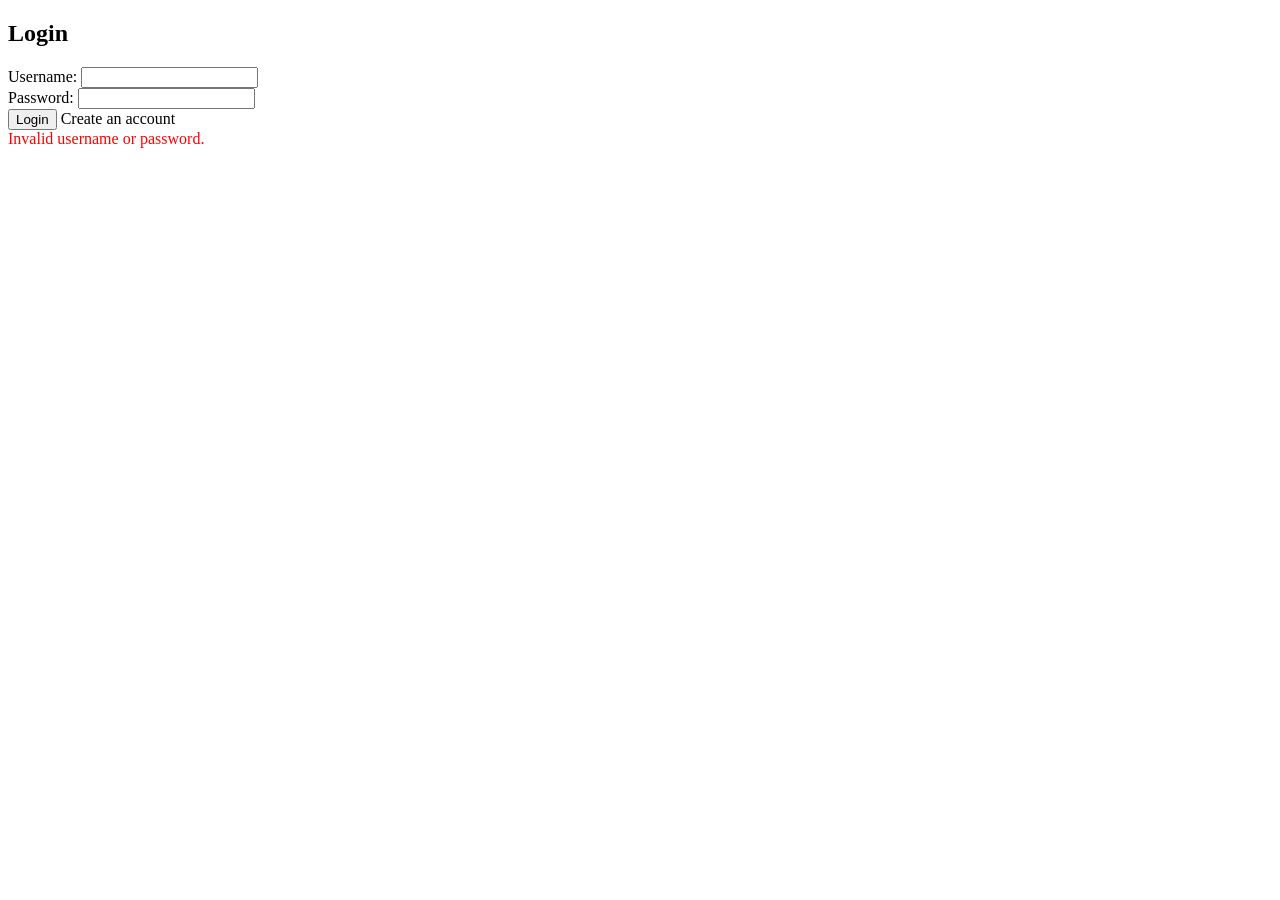
<file: src/main/resources/templates/login.html>
<!DOCTYPE html>
<html xmlns:th="http://www.thymeleaf.org">
<head>
  <title>Login</title>
</head>
<body>
<h2>Login</h2>
<form th:action="@{/login}" method="post">
  <div>
    <label>Username:</label>
    <input type="text" name="username"/>
  </div>
  <div>
    <label>Password:</label>
    <input type="password" name="password"/>
  </div>
  <button type="submit">Login</button>
  <a th:href="@{/register}">Create an account</a>
  <div th:if="${param.error}" style="color: red" class="alert alert-danger">
    Invalid username or password.
  </div>
</form>
</body>
</html>
</file>
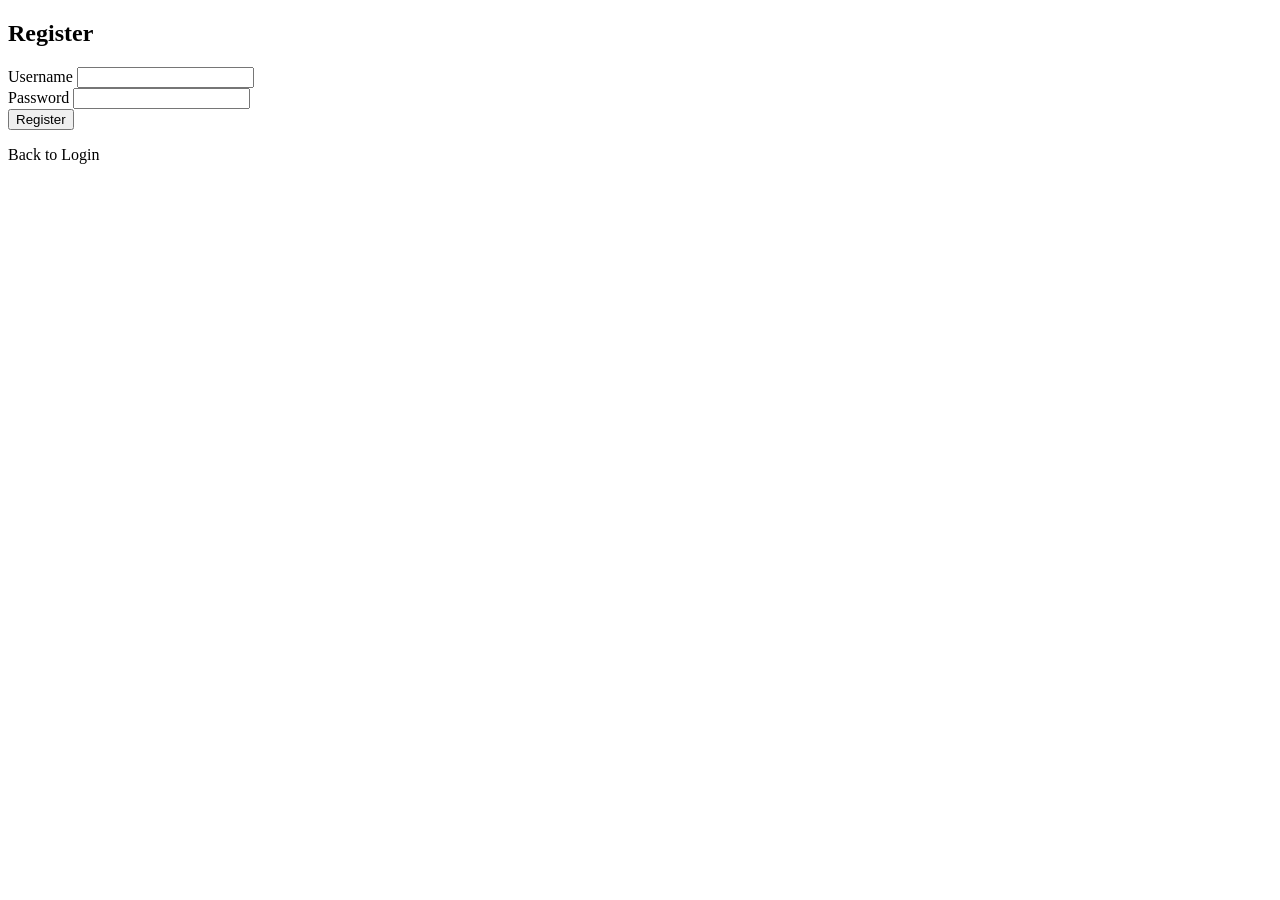
<file: src/main/resources/templates/register.html>
<!DOCTYPE html>
<html xmlns:th="http://www.thymeleaf.org">
<head>
    <title>Register</title>
</head>
<body>
<h2>Register</h2>

<form th:action="@{/register}" th:object="${user}" method="post">
    <div>
        <label>Username</label>
        <input type="text" th:field="*{username}" />
        <div th:if="${#fields.hasErrors('username')}" th:errors="*{username}" style="color: red"></div>
    </div>

    <div>
        <label>Password</label>
        <input type="password" th:field="*{password}" />
        <div th:if="${#fields.hasErrors('password')}" th:errors="*{password}" style="color: red"></div>
    </div>

    <div>
        <button type="submit">Register</button>
    </div>
</form>

<p><a th:href="@{/login}">Back to Login</a></p>
</body>
</html>
</file>
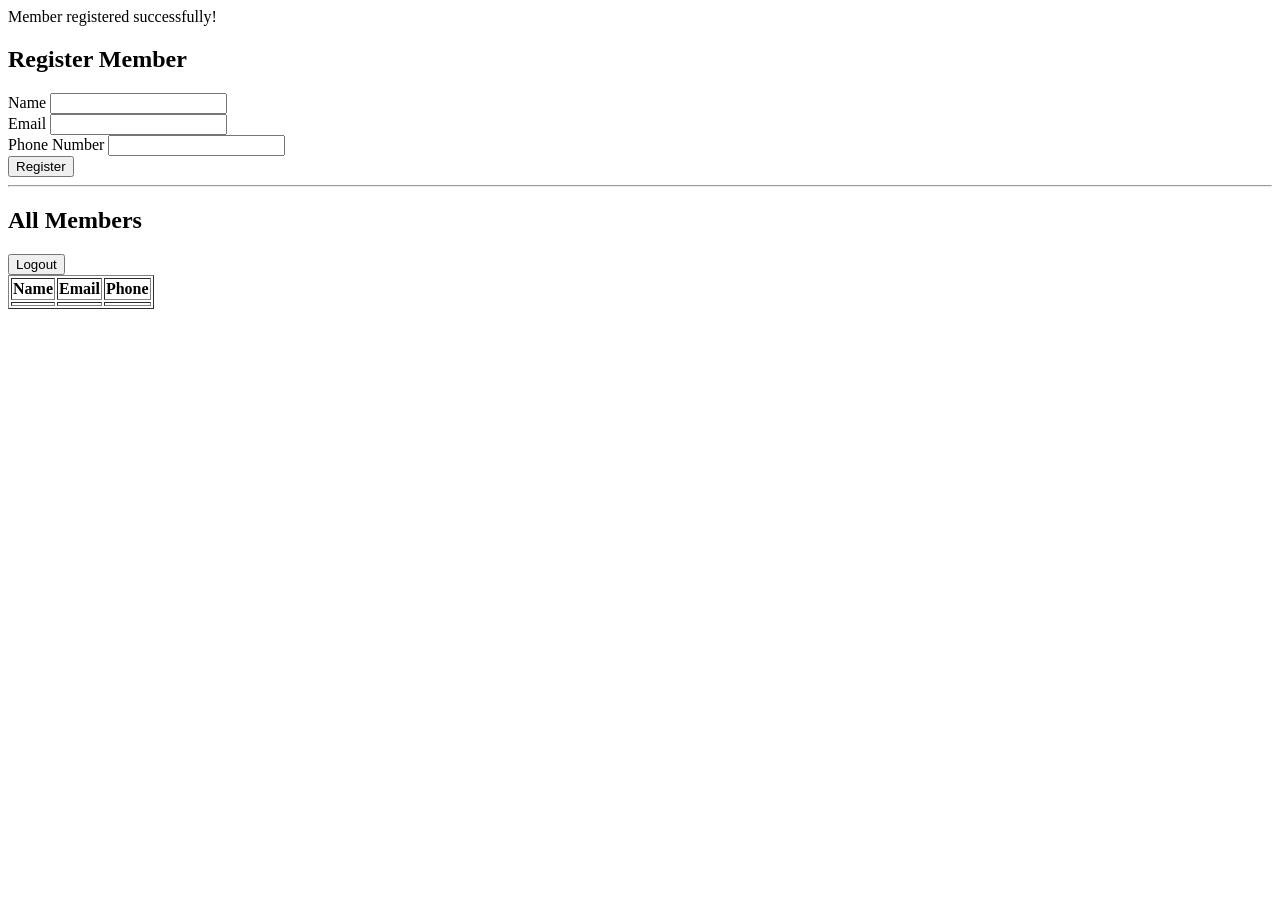
<file: src/main/resources/templates/members/list.html>
<!DOCTYPE html>
<html xmlns:th="http://www.thymeleaf.org">
<head>
    <title>Member Registration</title>
    <link th:href="@{/css/screen.css}" rel="stylesheet">
    <style>
        .has-error input { border-color: red; }
        .invalid-feedback { color: red; font-size: 0.9em; }
    </style>
</head>
<body>
<div class="container">
    <!-- Success Message -->
    <div th:if="${param.success}" class="alert alert-success">
        Member registered successfully!
    </div>

    <h2>Register Member</h2>

    <!-- Form Binding to "member" -->
    <form th:object="${member}" th:action="@{/members}" method="post">

        <!-- Name -->
        <div th:classappend="${#fields.hasErrors('name')} ? 'has-error'">
            <label for="name">Name</label>
            <input type="text" th:field="*{name}" id="name" required minlength="2" maxlength="50"
                   class="form-control"
                   th:classappend="${#fields.hasErrors('name')} ? 'is-invalid'">
            <div th:if="${#fields.hasErrors('name')}" th:errors="*{name}" class="invalid-feedback"></div>
        </div>

        <!-- Email -->
        <div th:classappend="${#fields.hasErrors('email')} ? 'has-error'">
            <label for="email">Email</label>
            <input type="email" th:field="*{email}" id="email" required
                   class="form-control"
                   pattern="^[a-zA-Z0-9._%+-]+@[a-zA-Z0-9.-]+\.[a-zA-Z]{2,}$"
                   title="Please enter a valid email address"
                   th:classappend="${#fields.hasErrors('email')} ? 'is-invalid'">
            <div th:if="${#fields.hasErrors('email')}" th:errors="*{email}" class="invalid-feedback"></div>
        </div>

        <!-- Phone Number -->
        <div th:classappend="${#fields.hasErrors('phoneNumber')} ? 'has-error'">
            <label for="phoneNumber">Phone Number</label>
            <input type="text" th:field="*{phoneNumber}" id="phoneNumber" required maxlength="10"
                   pattern="^[6-9]\d{9}$"
                   title="Enter a valid 10-digit Indian mobile number starting with 6-9"
                   class="form-control"
                   th:classappend="${#fields.hasErrors('phoneNumber')} ? 'is-invalid'">
            <div th:if="${#fields.hasErrors('phoneNumber')}" th:errors="*{phoneNumber}" class="invalid-feedback"></div>
        </div>

        <!-- Submit -->
        <div>
            <button type="submit" class="btn btn-primary">Register</button>
        </div>
    </form>

    <hr>

    <!-- Member List -->
    <h2>All Members</h2>
    <form th:action="@{/logout}" method="post" style="display:inline;">
        <button type="submit" class="btn btn-danger">Logout</button>
    </form>
    <table border="1">
        <thead>
        <tr>
            <th>Name</th><th>Email</th><th>Phone</th>
        </tr>
        </thead>
        <tbody>
        <tr th:each="m : ${members}">
            <td th:text="${m.name}"></td>
            <td th:text="${m.email}"></td>
            <td th:text="${m.phoneNumber}"></td>
        </tr>
        </tbody>
    </table>
</div>
</body>
</html>
</file>
